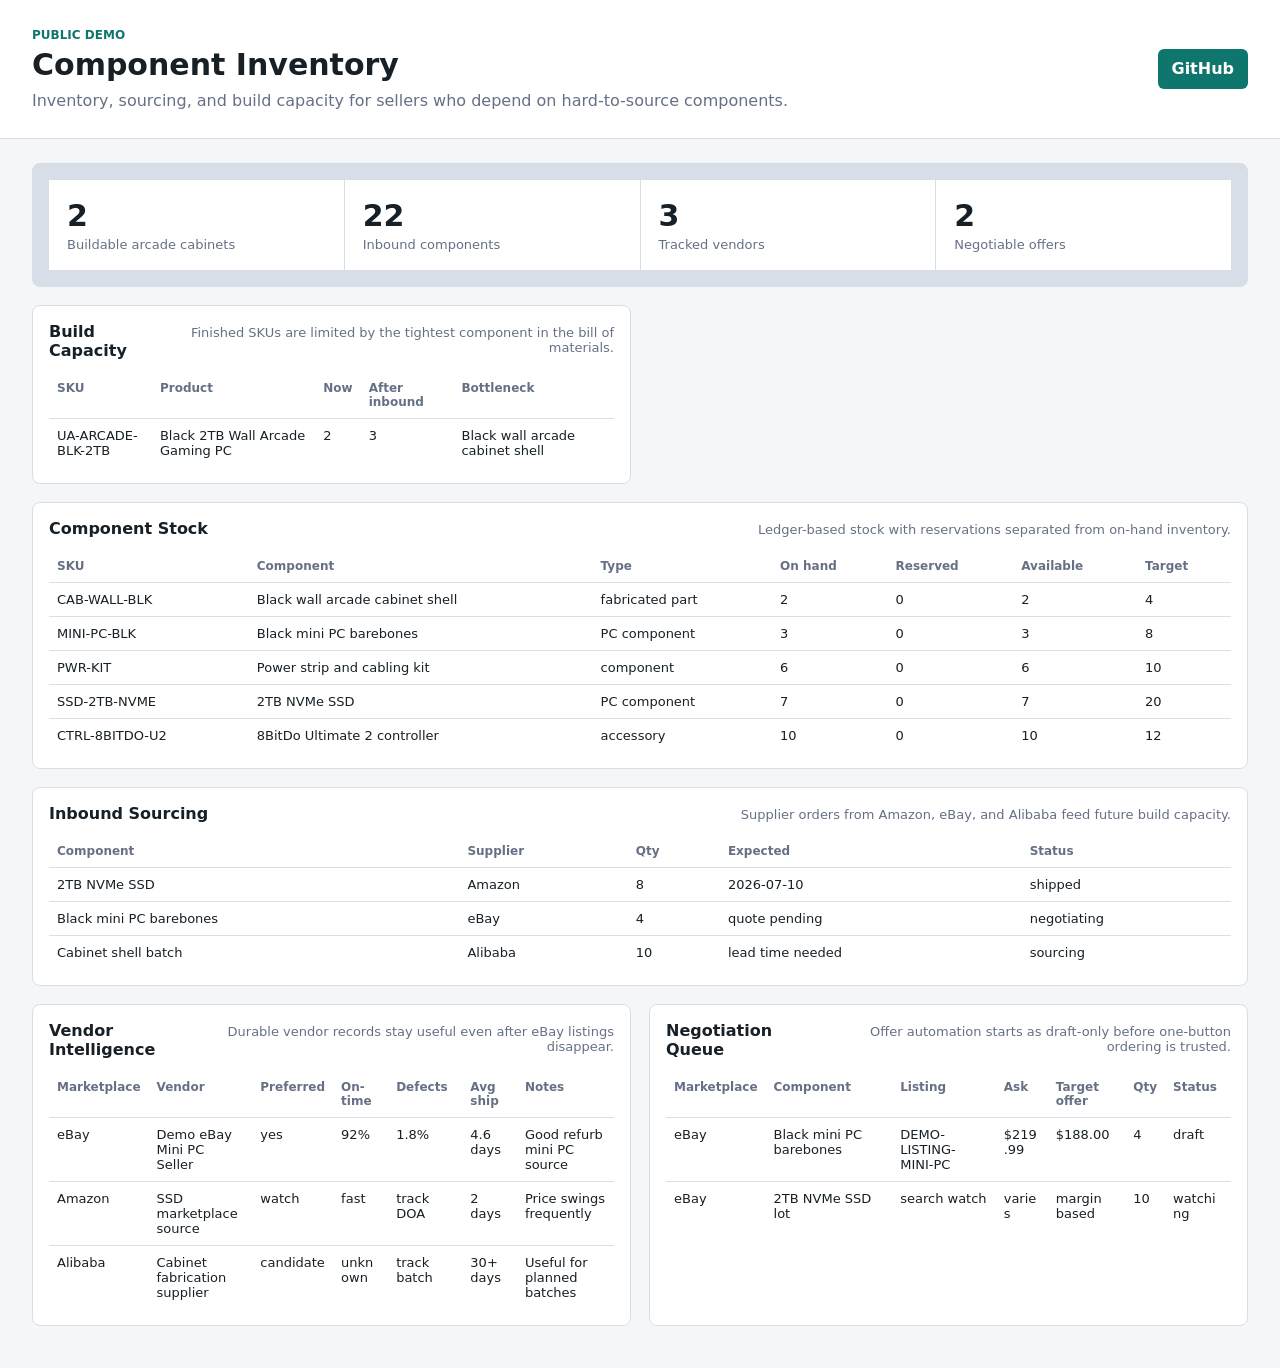
<file: docs/index.html>
<!doctype html>
<html lang="en">
<head>
  <meta charset="utf-8">
  <meta name="viewport" content="width=device-width, initial-scale=1">
  <title>Component Inventory</title>
  <link rel="stylesheet" href="./page.css">
</head>
<body>
  <header class="topbar">
    <div>
      <p class="eyebrow">Public demo</p>
      <h1>Component Inventory</h1>
      <p class="lede">Inventory, sourcing, and build capacity for sellers who depend on hard-to-source components.</p>
    </div>
    <a class="repoLink" href="https://github.com/paulrenzi/component-inventory">GitHub</a>
  </header>

  <main>
    <section class="summaryBand" aria-label="Summary metrics">
      <div>
        <span id="buildableCount">0</span>
        <label>Buildable arcade cabinets</label>
      </div>
      <div>
        <span id="inboundCount">0</span>
        <label>Inbound components</label>
      </div>
      <div>
        <span id="vendorCount">0</span>
        <label>Tracked vendors</label>
      </div>
      <div>
        <span id="offerCount">0</span>
        <label>Negotiable offers</label>
      </div>
    </section>

    <section>
      <div class="sectionHead">
        <h2>Build Capacity</h2>
        <p>Finished SKUs are limited by the tightest component in the bill of materials.</p>
      </div>
      <table id="buildable"></table>
    </section>

    <section>
      <div class="sectionHead">
        <h2>Component Stock</h2>
        <p>Ledger-based stock with reservations separated from on-hand inventory.</p>
      </div>
      <table id="stock"></table>
    </section>

    <section>
      <div class="sectionHead">
        <h2>Inbound Sourcing</h2>
        <p>Supplier orders from Amazon, eBay, and Alibaba feed future build capacity.</p>
      </div>
      <table id="inbound"></table>
    </section>

    <section>
      <div class="sectionHead">
        <h2>Vendor Intelligence</h2>
        <p>Durable vendor records stay useful even after eBay listings disappear.</p>
      </div>
      <table id="vendors"></table>
    </section>

    <section>
      <div class="sectionHead">
        <h2>Negotiation Queue</h2>
        <p>Offer automation starts as draft-only before one-button ordering is trusted.</p>
      </div>
      <table id="offers"></table>
    </section>
  </main>

  <script src="./page-data.js"></script>
  <script src="./page.js"></script>
</body>
</html>
</file>
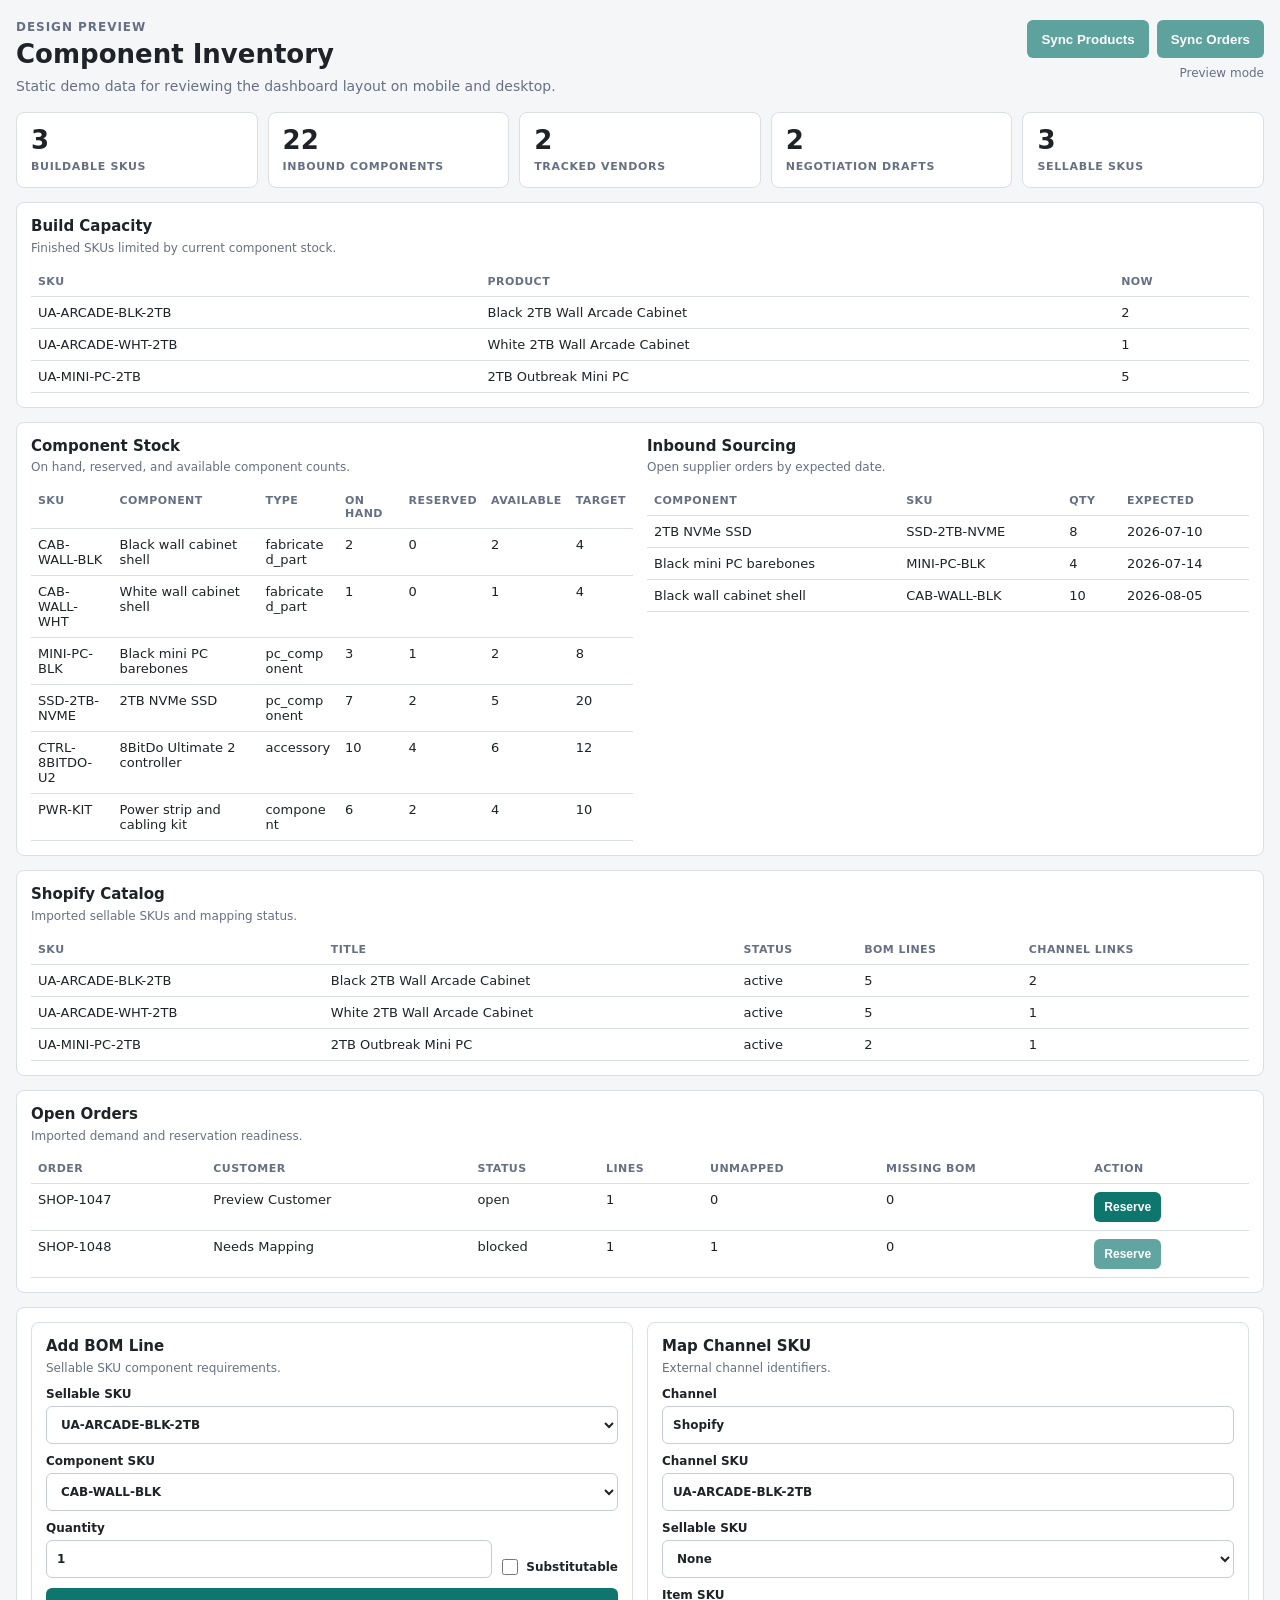
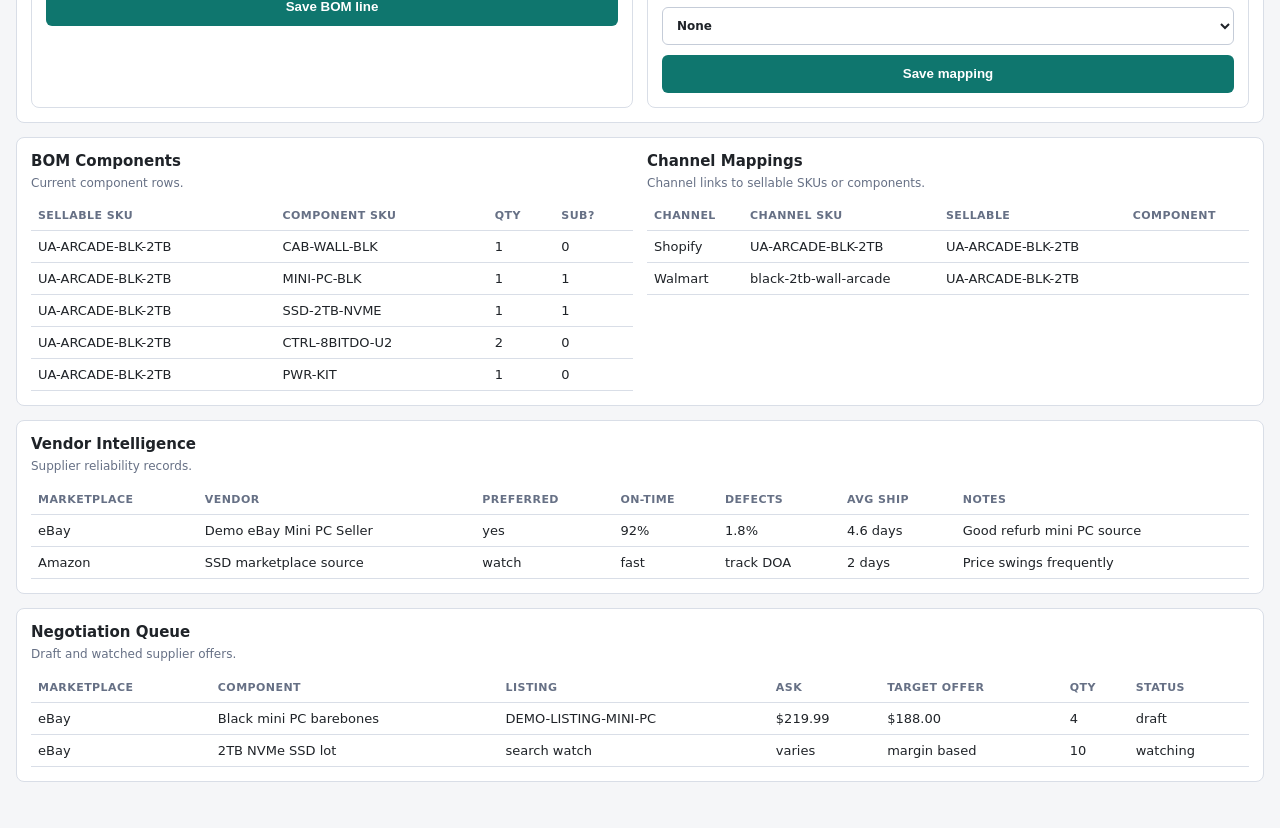
<file: docs/preview.html>
<!doctype html>
<html lang="en">
<head>
  <meta charset="utf-8">
  <meta name="viewport" content="width=device-width, initial-scale=1">
  <title>Component Inventory Preview</title>
  <link rel="stylesheet" href="./preview.css">
</head>
<body>
  <header class="hero">
    <div>
      <p class="eyebrow">Design preview</p>
      <h1>Component Inventory</h1>
      <p class="lede">Static demo data for reviewing the dashboard layout on mobile and desktop.</p>
    </div>
    <div class="header-actions">
      <button id="syncShopify" disabled>Sync Products</button>
      <button id="syncShopifyOrders" disabled>Sync Orders</button>
      <p id="syncStatus" class="status" aria-live="polite">Preview mode</p>
    </div>
  </header>

  <main>
    <section class="summaryBand" aria-label="Summary metrics">
      <div><span id="buildableCount">0</span><label>Buildable SKUs</label></div>
      <div><span id="inboundCount">0</span><label>Inbound components</label></div>
      <div><span id="vendorCount">0</span><label>Tracked vendors</label></div>
      <div><span id="offerCount">0</span><label>Negotiation drafts</label></div>
      <div><span id="catalogCount">0</span><label>Sellable SKUs</label></div>
    </section>

    <section>
      <div class="sectionHead">
        <h2>Build Capacity</h2>
        <p>Finished SKUs limited by current component stock.</p>
      </div>
      <table id="buildable"></table>
    </section>

    <section class="grid-two">
      <div>
        <div class="sectionHead">
          <h2>Component Stock</h2>
          <p>On hand, reserved, and available component counts.</p>
        </div>
        <table id="stock"></table>
      </div>
      <div>
        <div class="sectionHead">
          <h2>Inbound Sourcing</h2>
          <p>Open supplier orders by expected date.</p>
        </div>
        <table id="inbound"></table>
      </div>
    </section>

    <section>
      <div class="sectionHead">
        <h2>Shopify Catalog</h2>
        <p>Imported sellable SKUs and mapping status.</p>
      </div>
      <table id="sellables"></table>
    </section>

    <section>
      <div class="sectionHead">
        <h2>Open Orders</h2>
        <p>Imported demand and reservation readiness.</p>
      </div>
      <table id="openOrders"></table>
    </section>

    <section class="grid-two">
      <div class="panel">
        <div class="sectionHead">
          <h2>Add BOM Line</h2>
          <p>Sellable SKU component requirements.</p>
        </div>
        <form id="bomForm" class="stack">
          <label>Sellable SKU<select id="bomSellableSku" required></select></label>
          <label>Component SKU<select id="bomItemSku" required></select></label>
          <div class="inline">
            <label>Quantity<input id="bomQuantity" type="number" min="1" value="1" required></label>
            <label class="checkbox"><input id="bomSubstitutable" type="checkbox">Substitutable</label>
          </div>
          <button type="submit">Save BOM line</button>
        </form>
      </div>
      <div class="panel">
        <div class="sectionHead">
          <h2>Map Channel SKU</h2>
          <p>External channel identifiers.</p>
        </div>
        <form id="mappingForm" class="stack">
          <label>Channel<input id="mappingChannel" value="Shopify" required></label>
          <label>Channel SKU<input id="mappingChannelSku" value="UA-ARCADE-BLK-2TB" required></label>
          <label>Sellable SKU<select id="mappingSellableSku"></select></label>
          <label>Item SKU<select id="mappingItemSku"></select></label>
          <button type="submit">Save mapping</button>
        </form>
      </div>
    </section>

    <section class="grid-two">
      <div>
        <div class="sectionHead">
          <h2>BOM Components</h2>
          <p>Current component rows.</p>
        </div>
        <table id="bomComponents"></table>
      </div>
      <div>
        <div class="sectionHead">
          <h2>Channel Mappings</h2>
          <p>Channel links to sellable SKUs or components.</p>
        </div>
        <table id="channelMappings"></table>
      </div>
    </section>

    <section>
      <div class="sectionHead">
        <h2>Vendor Intelligence</h2>
        <p>Supplier reliability records.</p>
      </div>
      <table id="vendors"></table>
    </section>

    <section>
      <div class="sectionHead">
        <h2>Negotiation Queue</h2>
        <p>Draft and watched supplier offers.</p>
      </div>
      <table id="offers"></table>
    </section>
  </main>

  <script src="./preview.js"></script>
</body>
</html>
</file>
<file: docs/page.css>
:root {
  --bg: #f4f6f8;
  --panel: #ffffff;
  --ink: #172026;
  --muted: #667085;
  --line: #d8dee8;
  --accent: #0f766e;
  --accent-soft: #d8f3ef;
  --warning: #8a5a00;
  font-family: Inter, ui-sans-serif, system-ui, -apple-system, BlinkMacSystemFont, "Segoe UI", sans-serif;
}

* {
  box-sizing: border-box;
}

body {
  margin: 0;
  background: var(--bg);
  color: var(--ink);
}

.topbar {
  display: flex;
  justify-content: space-between;
  gap: 24px;
  align-items: center;
  padding: 28px 32px;
  background: var(--panel);
  border-bottom: 1px solid var(--line);
}

.eyebrow {
  color: var(--accent);
  font-size: 12px;
  font-weight: 800;
  letter-spacing: 0;
  text-transform: uppercase;
  margin: 0 0 6px;
}

h1,
h2,
p {
  margin: 0;
}

h1 {
  font-size: 30px;
  line-height: 1.15;
}

.lede {
  color: var(--muted);
  margin-top: 8px;
  max-width: 760px;
}

.repoLink {
  display: inline-flex;
  align-items: center;
  justify-content: center;
  min-height: 40px;
  padding: 0 14px;
  border-radius: 6px;
  background: var(--accent);
  color: #fff;
  font-weight: 700;
  text-decoration: none;
}

main {
  display: grid;
  grid-template-columns: repeat(2, minmax(0, 1fr));
  gap: 18px;
  padding: 24px 32px 42px;
}

.summaryBand {
  grid-column: 1 / -1;
  display: grid;
  grid-template-columns: repeat(4, minmax(0, 1fr));
  gap: 1px;
  background: var(--line);
  border: 1px solid var(--line);
  border-radius: 8px;
  overflow: hidden;
}

.summaryBand div {
  background: var(--panel);
  padding: 18px;
}

.summaryBand span {
  display: block;
  font-size: 30px;
  font-weight: 800;
}

.summaryBand label {
  display: block;
  color: var(--muted);
  font-size: 13px;
  margin-top: 4px;
}

section {
  min-width: 0;
  background: var(--panel);
  border: 1px solid var(--line);
  border-radius: 8px;
  padding: 16px;
}

section:nth-of-type(3),
section:nth-of-type(4) {
  grid-column: 1 / -1;
}

.sectionHead {
  display: flex;
  justify-content: space-between;
  gap: 20px;
  align-items: baseline;
  margin-bottom: 12px;
}

h2 {
  font-size: 16px;
}

.sectionHead p {
  color: var(--muted);
  font-size: 13px;
  text-align: right;
}

table {
  width: 100%;
  border-collapse: collapse;
  font-size: 13px;
}

th,
td {
  text-align: left;
  padding: 9px 8px;
  border-bottom: 1px solid var(--line);
  vertical-align: top;
}

th {
  color: var(--muted);
  font-size: 12px;
}

td {
  overflow-wrap: anywhere;
}

tbody tr:last-child td {
  border-bottom: 0;
}

@media (max-width: 860px) {
  .topbar,
  .sectionHead {
    align-items: flex-start;
    flex-direction: column;
  }

  main,
  .summaryBand {
    grid-template-columns: 1fr;
  }

  main {
    padding: 16px;
  }

  section,
  section:nth-of-type(3),
  section:nth-of-type(4) {
    grid-column: auto;
  }

  .sectionHead p {
    text-align: left;
  }
}
</file>
<file: docs/preview.css>
:root {
  color-scheme: light;
  --bg: #f5f6f8;
  --panel: #ffffff;
  --ink: #1f2328;
  --muted: #667085;
  --line: #d9dee7;
  --line-strong: #c5ccd8;
  --accent: #0f766e;
  --accent-ink: #ffffff;
  --danger: #a12f2f;
  --ok: #116149;
  --busy: #7a5f21;
  font-family: Inter, ui-sans-serif, system-ui, -apple-system, BlinkMacSystemFont, "Segoe UI", sans-serif;
}

* { box-sizing: border-box; }

body {
  margin: 0;
  color: var(--ink);
  background: var(--bg);
}

header,
main {
  width: min(1320px, calc(100vw - 32px));
  margin: 0 auto;
}

.hero {
  display: grid;
  grid-template-columns: minmax(0, 1fr) auto;
  gap: 24px;
  align-items: start;
  padding: 20px 0 16px;
}

.eyebrow {
  margin: 0 0 6px;
  color: var(--muted);
  font-size: 12px;
  font-weight: 700;
  text-transform: uppercase;
  letter-spacing: 0.08em;
}

h1, h2, p { margin: 0; }

h1 {
  font-size: 26px;
  line-height: 1.15;
  letter-spacing: 0;
}

.lede {
  max-width: 72ch;
  margin-top: 6px;
  color: var(--muted);
  font-size: 14px;
  line-height: 1.45;
}

.header-actions {
  min-width: 180px;
  display: flex;
  flex-wrap: wrap;
  justify-content: flex-end;
  gap: 8px;
}

button {
  border: 0;
  border-radius: 6px;
  background: var(--accent);
  color: var(--accent-ink);
  min-height: 38px;
  padding: 0 14px;
  font-weight: 700;
  cursor: pointer;
}

button:disabled {
  opacity: 0.65;
  cursor: not-allowed;
}

.smallButton {
  min-height: 30px;
  padding: 0 10px;
  font-size: 12px;
}

.status {
  flex-basis: 100%;
  min-height: 18px;
  color: var(--muted);
  font-size: 12px;
  text-align: right;
}

.status[data-kind="ok"] { color: var(--ok); }
.status[data-kind="error"] { color: var(--danger); }
.status[data-kind="busy"] { color: var(--busy); }

main { padding-bottom: 32px; }
main > section { margin-bottom: 14px; }

.summaryBand {
  display: grid;
  grid-template-columns: repeat(5, minmax(0, 1fr));
  gap: 10px;
}

.summaryBand > div,
.panel,
section:not(.summaryBand) {
  background: var(--panel);
  border: 1px solid var(--line);
  border-radius: 8px;
}

.summaryBand > div { padding: 14px; }

.summaryBand span {
  display: block;
  font-size: 26px;
  font-weight: 800;
  line-height: 1;
}

.summaryBand label {
  display: block;
  margin-top: 7px;
  color: var(--muted);
  font-size: 11px;
  text-transform: uppercase;
  letter-spacing: 0.06em;
}

section:not(.summaryBand),
.panel { padding: 14px; }

.sectionHead {
  display: grid;
  gap: 4px;
  margin-bottom: 10px;
}

.sectionHead h2 {
  font-size: 15px;
  line-height: 1.25;
  letter-spacing: 0;
}

.sectionHead p {
  color: var(--muted);
  font-size: 12px;
  line-height: 1.4;
}

.grid-two {
  display: grid;
  grid-template-columns: repeat(2, minmax(0, 1fr));
  gap: 14px;
}

.stack {
  display: grid;
  gap: 10px;
}

label {
  display: grid;
  gap: 5px;
  color: var(--ink);
  font-size: 12px;
  font-weight: 700;
}

input,
select {
  width: 100%;
  min-height: 38px;
  border: 1px solid var(--line-strong);
  border-radius: 6px;
  background: #fff;
  padding: 0 10px;
  color: var(--ink);
  font: inherit;
}

input:focus,
select:focus,
button:focus {
  outline: 2px solid rgba(15, 118, 110, 0.28);
  outline-offset: 2px;
}

.inline {
  display: grid;
  grid-template-columns: minmax(0, 1fr) auto;
  gap: 10px;
  align-items: end;
}

.checkbox {
  grid-template-columns: auto 1fr;
  align-items: center;
  gap: 8px;
  min-height: 38px;
  padding-top: 16px;
}

.checkbox input {
  width: 16px;
  height: 16px;
  min-height: 16px;
  margin: 0;
}

table {
  width: 100%;
  border-collapse: collapse;
  font-size: 13px;
}

th,
td {
  text-align: left;
  padding: 8px 7px;
  border-bottom: 1px solid var(--line);
  vertical-align: top;
}

th {
  color: var(--muted);
  font-size: 11px;
  font-weight: 800;
  text-transform: uppercase;
  letter-spacing: 0.04em;
}

td { overflow-wrap: anywhere; }

@media (max-width: 980px) {
  .summaryBand,
  .grid-two { grid-template-columns: 1fr; }
  .hero { grid-template-columns: 1fr; }
  .header-actions { justify-content: flex-start; }
  .status { text-align: left; }
}

@media (max-width: 640px) {
  header,
  main { width: min(100vw - 20px, 1320px); }
  .inline { grid-template-columns: 1fr; }
  .checkbox { padding-top: 0; }
}
</file>
